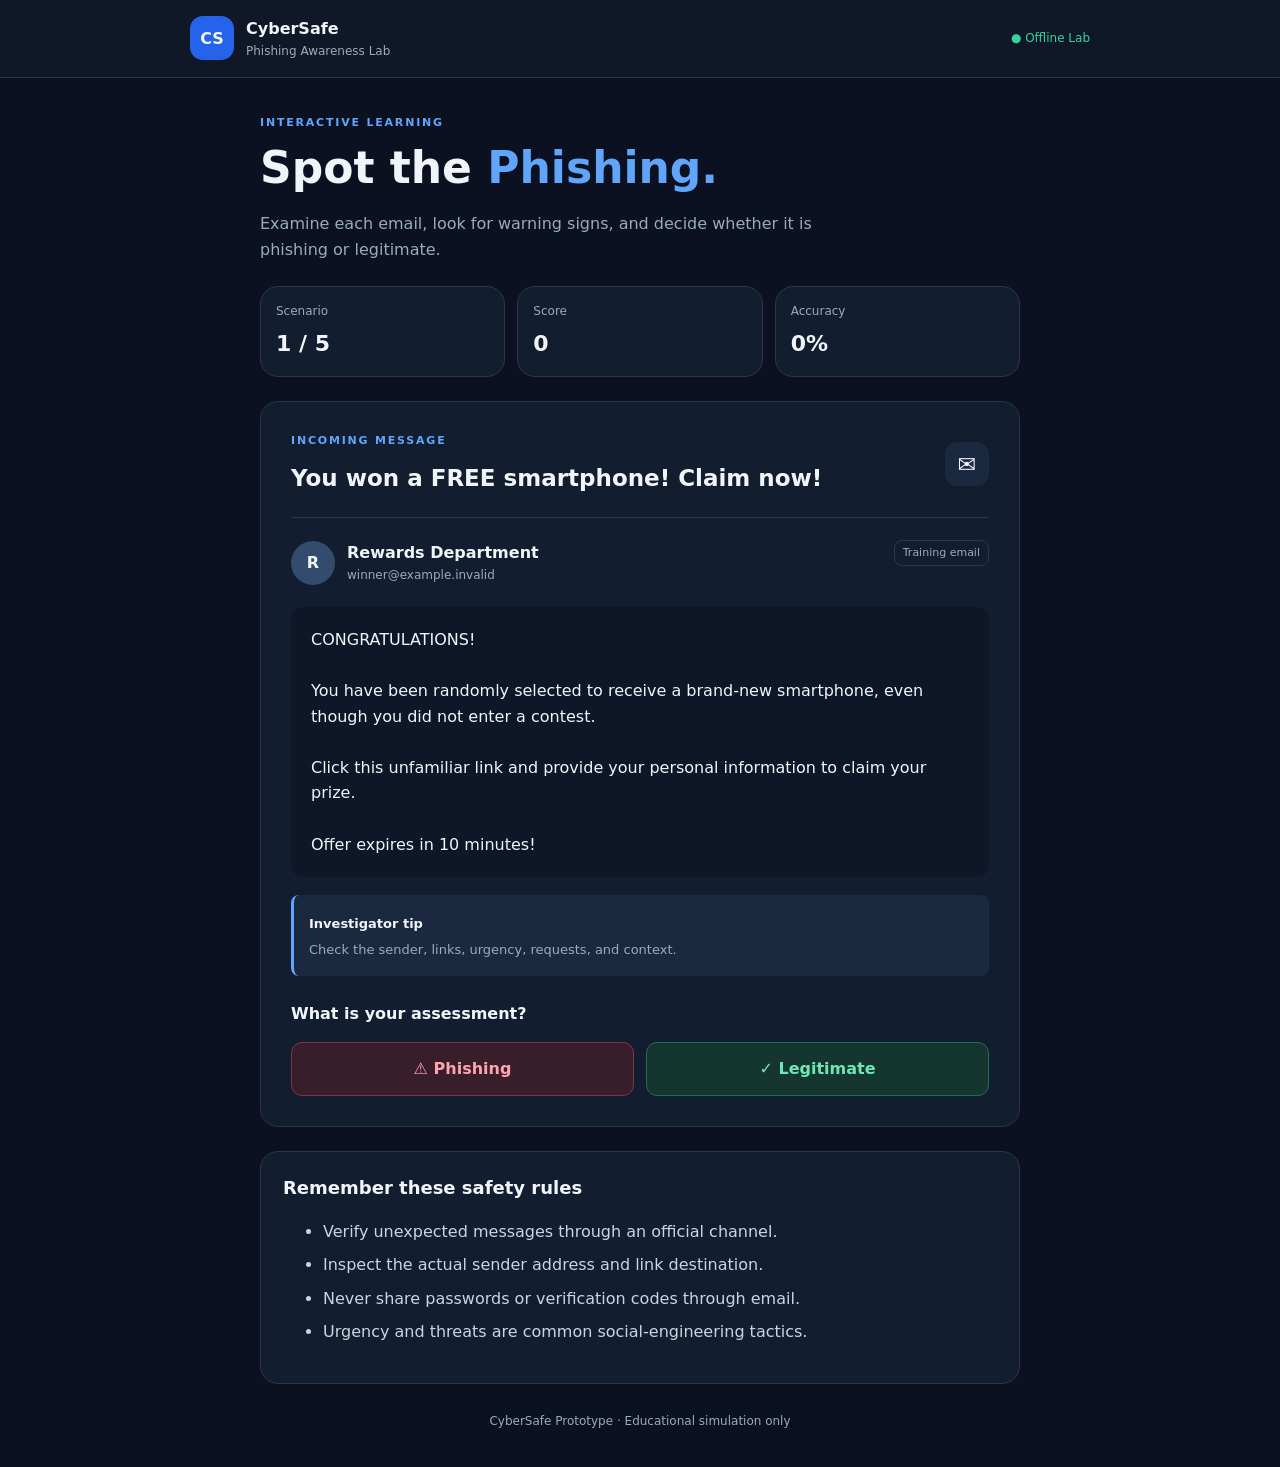
<file: phising.html>
<!DOCTYPE html>
<html lang="en">
<head>
  <meta charset="UTF-8">
  <meta name="viewport" content="width=device-width, initial-scale=1.0">
  <meta name="theme-color" content="#101827">
  <title>CyberSafe | Phishing Simulator</title>
  <style>

:root {
  color-scheme: dark;
  --bg: #0b1120;
  --panel: #131d30;
  --panel-light: #1b2940;
  --text: #f1f5f9;
  --muted: #9aaac0;
  --blue: #60a5fa;
  --border: #29374d;
  --green: #34d399;
  --red: #fb7185;
}

* {
  box-sizing: border-box;
}

body {
  margin: 0;
  background: var(--bg);
  color: var(--text);
  font-family: system-ui, -apple-system, "Segoe UI", sans-serif;
  line-height: 1.6;
}

button {
  font: inherit;
}

.topbar {
  display: flex;
  align-items: center;
  justify-content: space-between;
  padding: 16px max(20px, calc((100% - 900px) / 2));
  border-bottom: 1px solid var(--border);
  background: #101827;
  gap: 12px;
}

.brand {
  display: flex;
  align-items: center;
  gap: 12px;
}

.brand-icon {
  display: grid;
  place-items: center;
  width: 44px;
  height: 44px;
  border-radius: 13px;
  background: #2563eb;
  font-weight: 800;
}

.brand strong,
.brand small {
  display: block;
}

.brand small {
  color: var(--muted);
  font-size: 12px;
}

.offline-badge {
  color: var(--green);
  font-size: 12px;
  white-space: nowrap;
}

.container {
  width: min(100% - 32px, 760px);
  margin: 36px auto;
}

.intro {
  margin-bottom: 24px;
}

.eyebrow {
  color: var(--blue);
  font-size: 11px;
  font-weight: 800;
  letter-spacing: 1.8px;
}

h1 {
  margin: 4px 0 12px;
  font-size: clamp(30px, 7vw, 44px);
  line-height: 1.2;
}

h1 span {
  color: var(--blue);
}

.intro > p:last-child {
  max-width: 560px;
  color: var(--muted);
}

.stats {
  display: grid;
  grid-template-columns: repeat(3, 1fr);
  gap: 12px;
  margin: 24px 0;
}

.stat,
.email-card,
.rules,
.results {
  border: 1px solid var(--border);
  background: var(--panel);
  border-radius: 18px;
}

.stat {
  padding: 15px;
}

.stat span,
.stat strong {
  display: block;
}

.stat span {
  color: var(--muted);
  font-size: 12px;
}

.stat strong {
  margin-top: 4px;
  font-size: 22px;
}

.email-card {
  padding: clamp(18px, 5vw, 30px);
}

.card-heading {
  display: flex;
  align-items: center;
  justify-content: space-between;
  gap: 12px;
  padding-bottom: 20px;
  border-bottom: 1px solid var(--border);
}

.card-heading .eyebrow {
  margin-top: 0;
}

.card-heading h2 {
  margin: 0;
  font-size: clamp(18px, 4vw, 23px);
}

.mail-icon {
  display: grid;
  place-items: center;
  flex-shrink: 0;
  width: 44px;
  height: 44px;
  border-radius: 12px;
  background: var(--panel-light);
  font-size: 22px;
}

.email-meta {
  display: flex;
  align-items: center;
  gap: 12px;
  padding: 22px 0;
  min-width: 0;
}

.avatar {
  display: grid;
  place-items: center;
  flex-shrink: 0;
  width: 44px;
  height: 44px;
  border-radius: 50%;
  background: #334b6d;
  font-weight: 800;
}

.sender-info {
  min-width: 0;
  flex: 1;
}

.sender-info strong,
.sender-info span {
  display: block;
  overflow-wrap: anywhere;
}

.sender-info span {
  color: var(--muted);
  font-size: 12px;
}

.tag {
  align-self: flex-start;
  border: 1px solid var(--border);
  padding: 3px 8px;
  border-radius: 8px;
  color: var(--muted);
  font-size: 11px;
}

.email-body {
  padding: 20px;
  border-radius: 12px;
  background: #0e1728;
  white-space: pre-wrap;
  overflow-wrap: anywhere;
  min-height: 150px;
}

.email-body p {
  margin: 0 0 14px;
}

.email-body .fake-link {
  color: #93c5fd;
  text-decoration: underline;
  overflow-wrap: anywhere;
}

.email-body .email-signature {
  color: var(--muted);
}

.clue-box {
  margin-top: 18px;
  padding: 15px;
  border-left: 3px solid var(--blue);
  border-radius: 8px;
  background: var(--panel-light);
}

.clue-box strong {
  font-size: 13px;
}

.clue-box p {
  margin: 4px 0 0;
  color: var(--muted);
  font-size: 13px;
}

.decision-area {
  margin-top: 25px;
}

.decision-area h3 {
  font-size: 16px;
}

.decision-buttons {
  display: grid;
  grid-template-columns: 1fr 1fr;
  gap: 12px;
}

.btn {
  padding: 13px 16px;
  border: 1px solid var(--border);
  border-radius: 11px;
  background: var(--panel-light);
  color: var(--text);
  font-weight: 700;
  cursor: pointer;
  transition: transform .15s, opacity .15s;
}

.btn:hover {
  transform: translateY(-1px);
}

.btn:focus-visible {
  outline: 2px solid var(--blue);
  outline-offset: 3px;
}

.btn:disabled {
  cursor: not-allowed;
  opacity: .55;
}

.phishing {
  border-color: #7f3447;
  background: #381d2b;
  color: #fda4af;
}

.legitimate {
  border-color: #246b56;
  background: #15352f;
  color: #6ee7b7;
}

.primary {
  width: 100%;
  margin-top: 18px;
  border: none;
  background: #2563eb;
  color: white;
}

.feedback {
  margin-top: 24px;
  padding-top: 20px;
  border-top: 1px solid var(--border);
}

.feedback h3 {
  margin-bottom: 6px;
}

.feedback p {
  color: #cbd5e1;
  white-space: pre-line;
}

.feedback.correct h3 {
  color: var(--green);
}

.feedback.incorrect h3 {
  color: var(--red);
}

#cluesFound {
  color: var(--muted);
  font-size: 13px;
}

.rules {
  margin-top: 24px;
  padding: 22px;
}

.rules h2 {
  margin-top: 0;
  font-size: 18px;
}

.rules li {
  margin: 8px 0;
  color: #cbd5e1;
}

.results {
  margin-top: 24px;
  padding: 28px;
  text-align: center;
}

.result-icon {
  display: grid;
  place-items: center;
  width: 60px;
  height: 60px;
  margin: 0 auto 12px;
  border-radius: 50%;
  background: #15352f;
  color: var(--green);
  font-size: 28px;
}

footer {
  margin: 28px 0;
  color: var(--muted);
  font-size: 12px;
  text-align: center;
}

[hidden] {
  display: none !important;
}

@media (max-width: 480px) {
  .container {
    margin-top: 24px;
  }

  .stats {
    gap: 8px;
  }

  .stat {
    padding: 12px;
  }

  .stat strong {
    font-size: 19px;
  }

  .email-card {
    border-radius: 14px;
  }

  .email-body {
    padding: 15px;
  }

  .decision-buttons {
    grid-template-columns: 1fr;
  }
}

  </style>
  <script src="script2.js" defer></script>
</head>
<body>
  <header class="topbar">
    <div class="brand">
      <span class="brand-icon">CS</span>
      <div>
        <strong>CyberSafe</strong>
        <small>Phishing Awareness Lab</small>
      </div>
    </div>
    <span class="offline-badge">● Offline Lab</span>
  </header>

  <main class="container">
    <section class="intro">
      <p class="eyebrow">INTERACTIVE LEARNING</p>
      <h1>Spot the <span>Phishing.</span></h1>
      <p>
        Examine each email, look for warning signs, and decide
        whether it is phishing or legitimate.
      </p>
    </section>

    <section class="stats">
      <div class="stat">
        <span>Scenario</span>
        <strong id="progress">1 / 5</strong>
      </div>
      <div class="stat">
        <span>Score</span>
        <strong id="score">0</strong>
      </div>
      <div class="stat">
        <span>Accuracy</span>
        <strong id="accuracy">0%</strong>
      </div>
    </section>

    <section class="email-card" id="game">
      <div class="card-heading">
        <div>
          <p class="eyebrow">INCOMING MESSAGE</p>
          <h2 id="emailSubject">Loading email...</h2>
        </div>
        <span class="mail-icon">✉</span>
      </div>

      <div class="email-meta">
        <div class="avatar" id="avatar">?</div>
        <div class="sender-info">
          <strong id="sender">Sender</strong>
          <span id="emailAddress">sender@example.com</span>
        </div>
        <span class="tag" id="emailTag">Email</span>
      </div>

      <div class="email-body" id="emailBody"></div>

      <div class="clue-box">
        <strong>Investigator tip</strong>
        <p>Check the sender, links, urgency, requests, and context.</p>
      </div>

      <div class="decision-area" id="decisionArea">
        <h3>What is your assessment?</h3>
        <div class="decision-buttons">
          <button class="btn phishing" data-answer="phishing">
            ⚠ Phishing
          </button>
          <button class="btn legitimate" data-answer="legitimate">
            ✓ Legitimate
          </button>
        </div>
      </div>

      <div id="feedback" class="feedback" hidden aria-live="polite">
        <h3 id="feedbackTitle"></h3>
        <p id="feedbackText"></p>
        <div id="cluesFound"></div>
        <button id="nextBtn" class="btn primary">Next scenario →</button>
      </div>
    </section>

    <section class="rules">
      <h2>Remember these safety rules</h2>
      <ul>
        <li>Verify unexpected messages through an official channel.</li>
        <li>Inspect the actual sender address and link destination.</li>
        <li>Never share passwords or verification codes through email.</li>
        <li>Urgency and threats are common social-engineering tactics.</li>
      </ul>
    </section>

    <section id="results" class="results" hidden>
      <div class="result-icon">✓</div>
      <p class="eyebrow">SIMULATION COMPLETE</p>
      <h2 id="resultHeading">Well done!</h2>
      <p id="resultSummary"></p>
      <button id="restartBtn" class="btn primary">Try again ↻</button>
    </section>

    <footer>
      CyberSafe Prototype · Educational simulation only
    </footer>
  </main>
</body>
</html>
</file>
